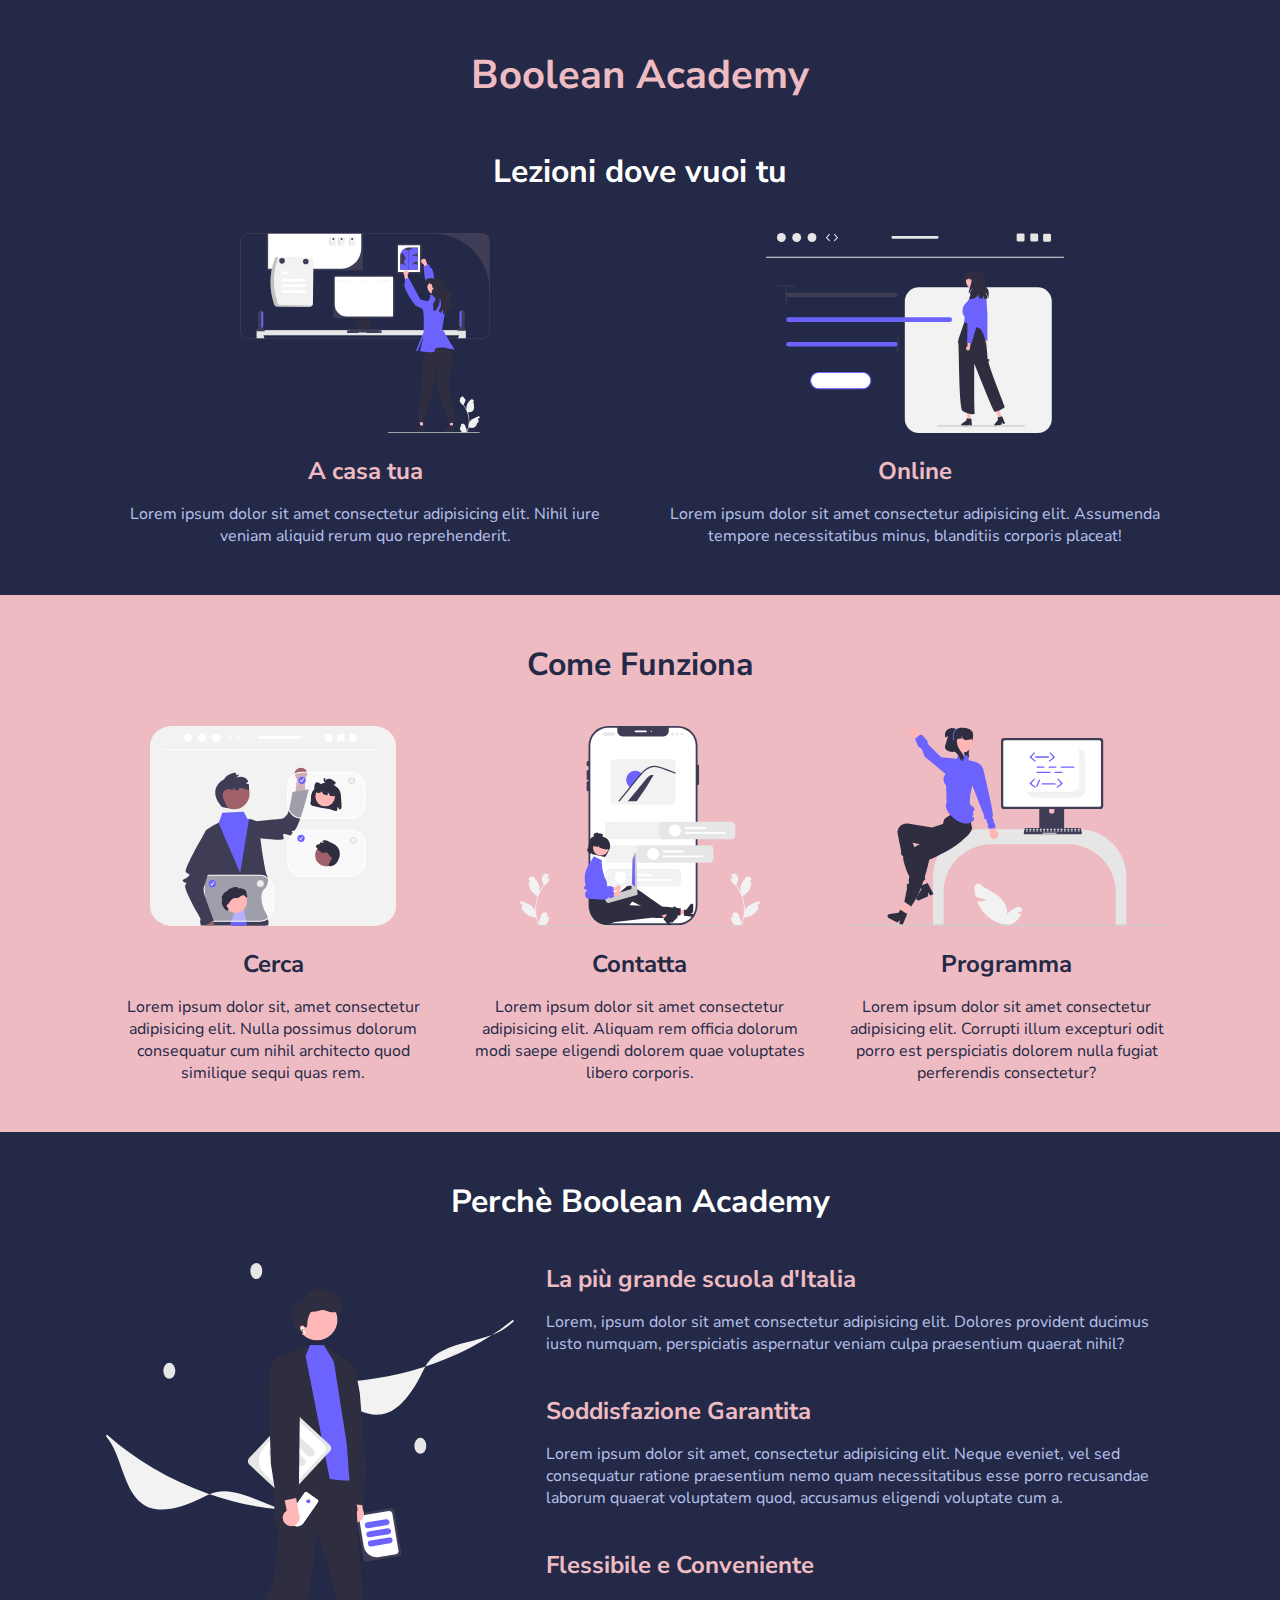
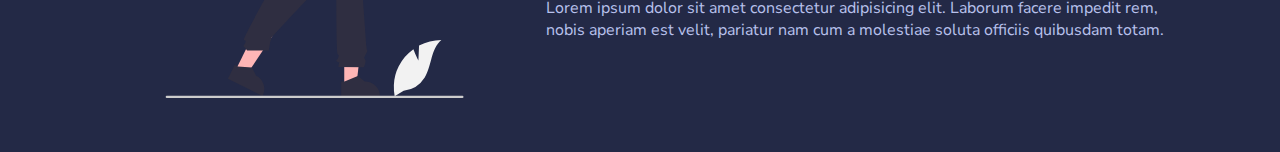
<file: index.html>
<!DOCTYPE html>
<html>
    <head>
        <meta charset="utf-8" />
        <title>Boolean Academy</title>
        <!-- <meta name=“viewport” content=“width=device-width, initial-scale=1.0”> -->
        <meta name="viewport" content="width=device-width, initial-scale=1.0">
        <!-- Fonts -->
        <link
            href="https://fonts.googleapis.com/css2?family=Nunito+Sans:wght@400;700&display=swap"
            rel="stylesheet"
        />
        <!-- Main Styles -->
        <link rel="stylesheet" href="./css/style.css" />
    </head>
    <body>
        <!--
            Site Header
         -->
        <header class="site-header">
            <h1 class="text-center">Boolean Academy</h1>
        </header>

        <!--
            Main Contents
         -->
        <main>
            <!--
            Lessons Section
            -->
            <section class="lessons text-center">
                <div class="container">
                    <h2>Lezioni dove vuoi tu</h2>
                    <div class="row">
                        <div class="col">
                            <div class="card">
                                <img
                                    src="./img/home.svg"
                                    alt="Lezioni a casa tua"
                                />
                                <h3 class="title">A casa tua</h3>
                                <p class="text">
                                    Lorem ipsum dolor sit amet consectetur adipisicing elit. Nihil iure veniam aliquid rerum quo reprehenderit.
                                </p>
                            </div>
                        </div>
                        <div class="col">
                            <div class="card">
                                <img
                                    src="./img/online.svg"
                                    alt="Lezioni online"
                                />
                                <h3 class="title">Online</h3>
                                <p class="text">
                                    Lorem ipsum dolor sit amet consectetur adipisicing elit. Assumenda tempore necessitatibus minus, blanditiis corporis placeat!
                                </p>
                            </div>
                        </div>
                    </div>
                </div>
            </section>

            <!--
            Steps Section
            -->
            <section class="steps text-center">
                <div class="container">
                    <h2>Come Funziona</h2>
                    <div class="row">
                        <div class="col">
                            <div class="card">
                                <img
                                    src="./img/search.svg"
                                    alt="Guarda i profili"
                                />
                                <h3 class="title">Cerca</h3>
                                <p class="text">
                                    Lorem ipsum dolor sit, amet consectetur adipisicing elit. Nulla possimus dolorum consequatur cum nihil architecto quod similique sequi quas rem.
                                </p>
                            </div>
                        </div>
                        <div class="col">
                            <div class="card">
                                <img
                                    src="./img/contact.svg"
                                    alt="Contatta senza impegno"
                                />
                                <h3 class="title">Contatta</h3>
                                <p class="text">
                                    Lorem ipsum dolor sit amet consectetur adipisicing elit. Aliquam rem officia dolorum modi saepe eligendi dolorem quae voluptates libero corporis.
                                </p>
                            </div>
                        </div>
                        <div class="col">
                            <div class="card">
                                <img
                                    src="./img/code.svg"
                                    alt="Ibizia subito a scrivere codice"
                                />
                                <h3 class="title">Programma</h3>
                                <p class="text">
                                    Lorem ipsum dolor sit amet consectetur adipisicing elit. Corrupti illum excepturi odit porro est perspiciatis dolorem nulla fugiat perferendis consectetur?
                                </p>
                            </div>
                        </div>
                    </div>
                </div>
            </section>

            <!--
            Why Us Section
            -->
            <section class="why-us">
                <div class="container">
                    <h2 class="text-center">Perchè Boolean Academy</h2>
                    <div class="row">
                        <div class="col col-left">
                            <img
                                src="./img/why.svg"
                                alt="Perchè scegliere Boolean Academy"
                            />
                        </div>
                        <div class="col col-right">
                            <ul>
                                <li>
                                    <h3>La più grande scuola d'Italia</h3>
                                    <p>
                                        Lorem, ipsum dolor sit amet consectetur adipisicing elit. Dolores provident ducimus iusto numquam, perspiciatis aspernatur veniam culpa praesentium quaerat nihil?
                                    </p>
                                </li>
                                <li>
                                    <h3>Soddisfazione Garantita</h3>
                                    <p>
                                        Lorem ipsum dolor sit amet, consectetur adipisicing elit. Neque eveniet, vel sed consequatur ratione praesentium nemo quam necessitatibus esse porro recusandae laborum quaerat voluptatem quod, accusamus eligendi voluptate cum a.
                                    </p>
                                </li>
                                <li>
                                    <h3>Flessibile e Conveniente</h3>
                                    <p>
                                        Lorem ipsum dolor sit amet consectetur adipisicing elit. Laborum facere impedit rem, nobis aperiam est velit, pariatur nam cum a molestiae soluta officiis quibusdam totam.
                                    </p>
                                </li>
                            </ul>
                        </div>
                    </div>
                </div>
            </section>
        </main>
    </body>
</html>
</file>
<file: css/style.css>
/*************************************************
    GENERAL STYLES
 *************************************************/
*,
*::before,
*::after {
    margin: 0;
    padding: 0;
    box-sizing: border-box;
}

body {
    font-family: 'Nunito Sans', sans-serif;
    color: #b8c1ec;
    background: #232946;
}

h1,
h2,
h3 {
    color: #eebbc3;
}

h1 {
    margin-bottom: 3rem;
    font-size: 2.5rem;
}

h2 {
    margin-bottom: 2.5rem;
    font-size: 2rem;
    color: #fffffe;
}

h3 {
    margin-bottom: 1rem;
    font-size: 1.5rem;
}

img {
    max-width: 100%;
}

/************************************************
    UTILITIES
 ************************************************/

/* LAYOUT */
.container {
    width: 1140px;
    margin: 0 auto;
    padding: 0 20px;
}

.row {
    display: flex;
}

.col {
    padding-left: 1rem;
    padding-right: 1rem;
}

/* TEXT */
.text-center {
    text-align: center;
}

/************************************************
    SITE SECTIONS
 ************************************************/

/* HEADER */
.site-header {
    margin-top: 3rem;
}

/* LESSONS SECTION */
.lessons .col {
    width: 50%;
}

.lessons .col img {
    height: 200px;
    margin-bottom: 1rem;
}

/* STEPS SECTION */
.steps {
    margin: 3rem 0;
    padding: 3rem 0;
    color: #232946;
    background: #eebbc3;
}

.steps h2,
.steps h3 {
    color: #232946;
}

.steps .col {
    width: calc(100% / 3);
}

.steps .col img {
    height: 200px;
    margin-bottom: 1rem;
}

/* WHY US SECTION */
.why-us {
    margin-bottom: 3rem;
}
.why-us .col-left {
    width: 40%;
}

.why-us .col-right {
    width: 60%;
}

.why-us li {
    list-style: none;
    margin-bottom: 2.5rem;
}

/************************************************
    SOLUZIONE RESPONSIVE
 ************************************************/
</file>
